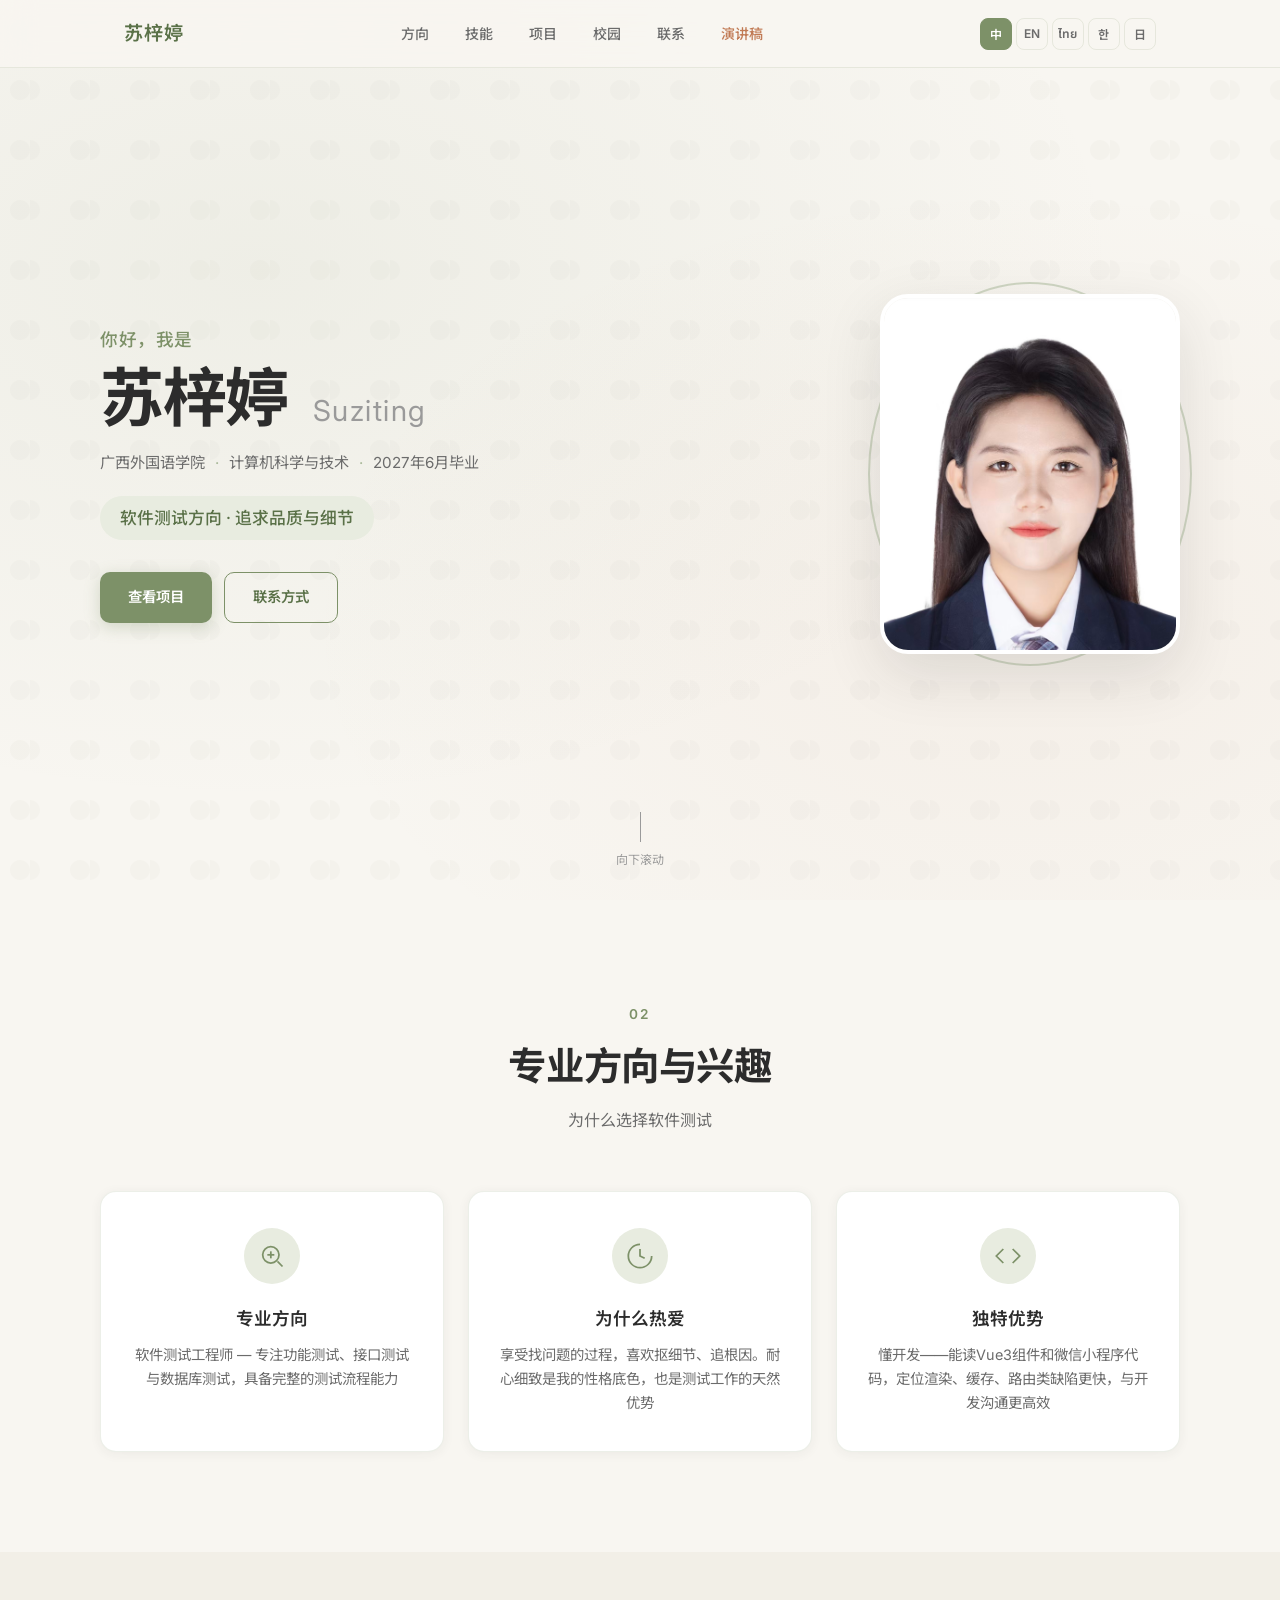
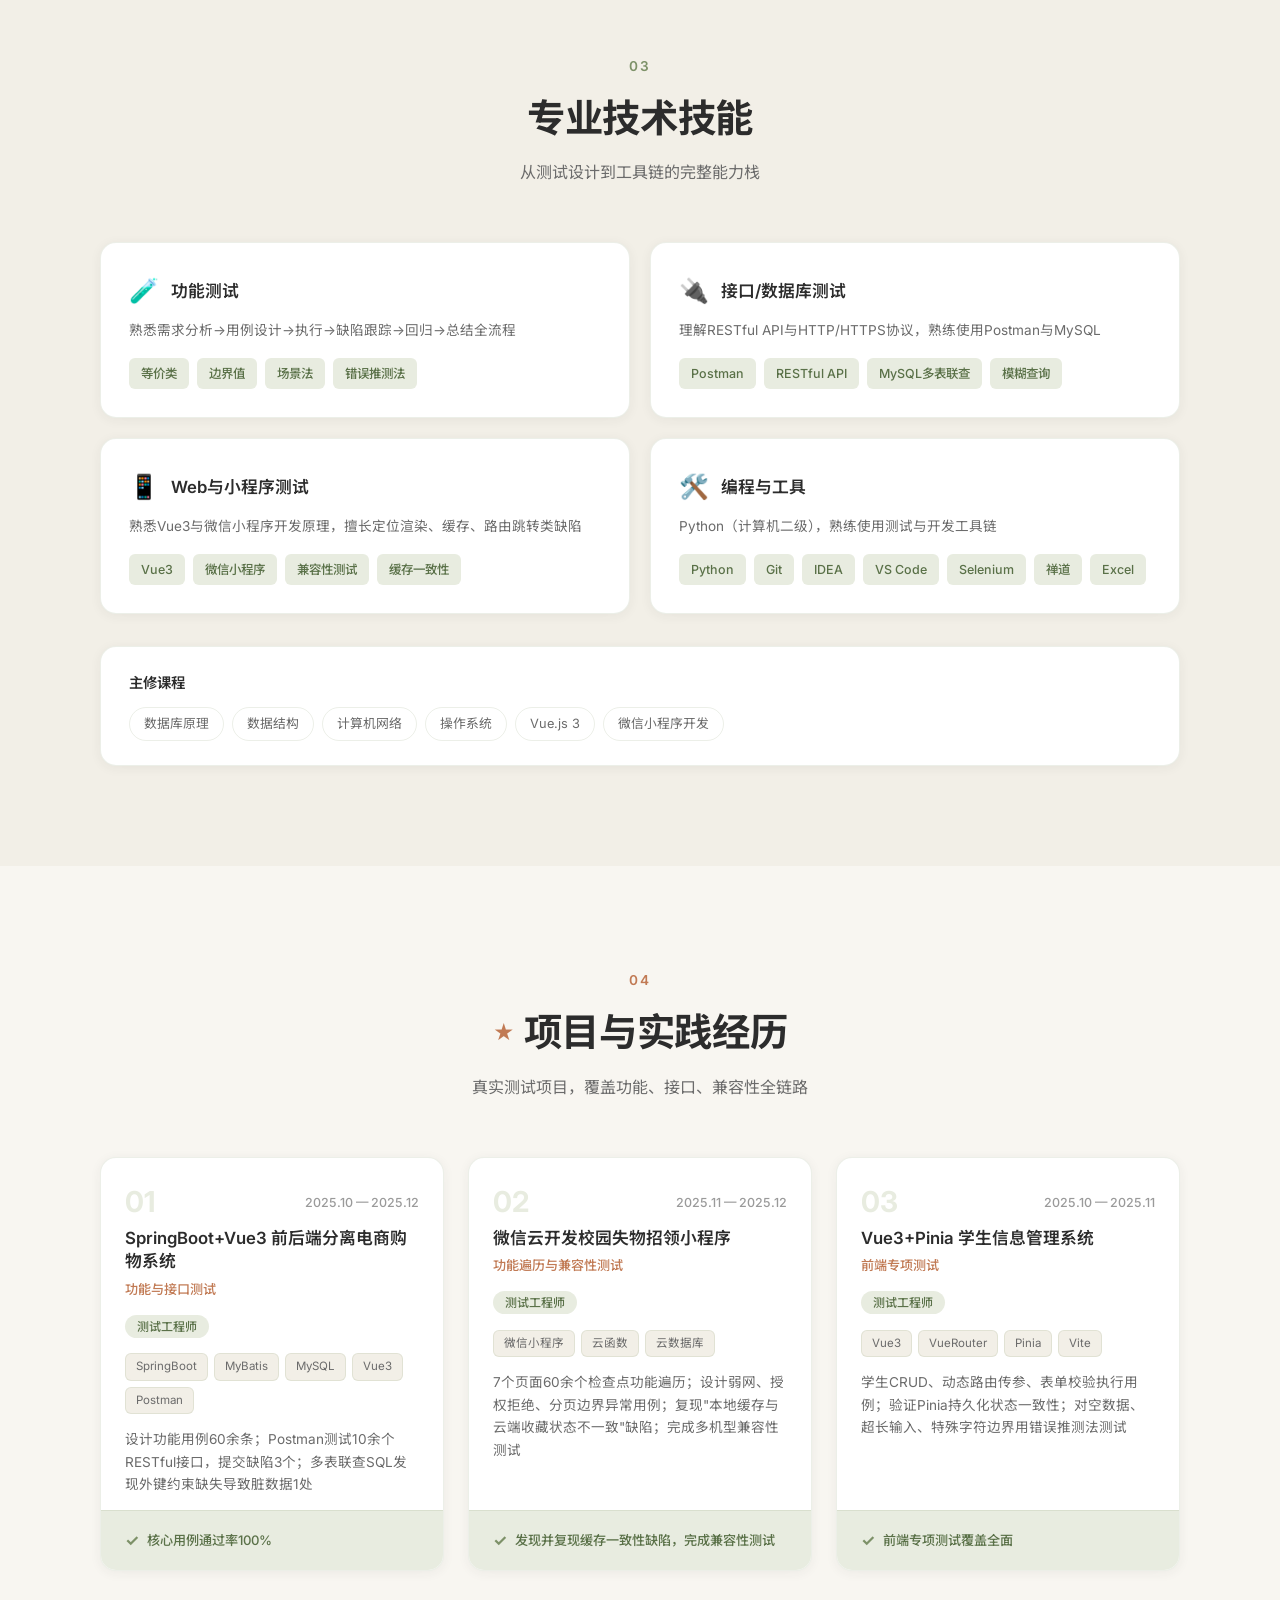
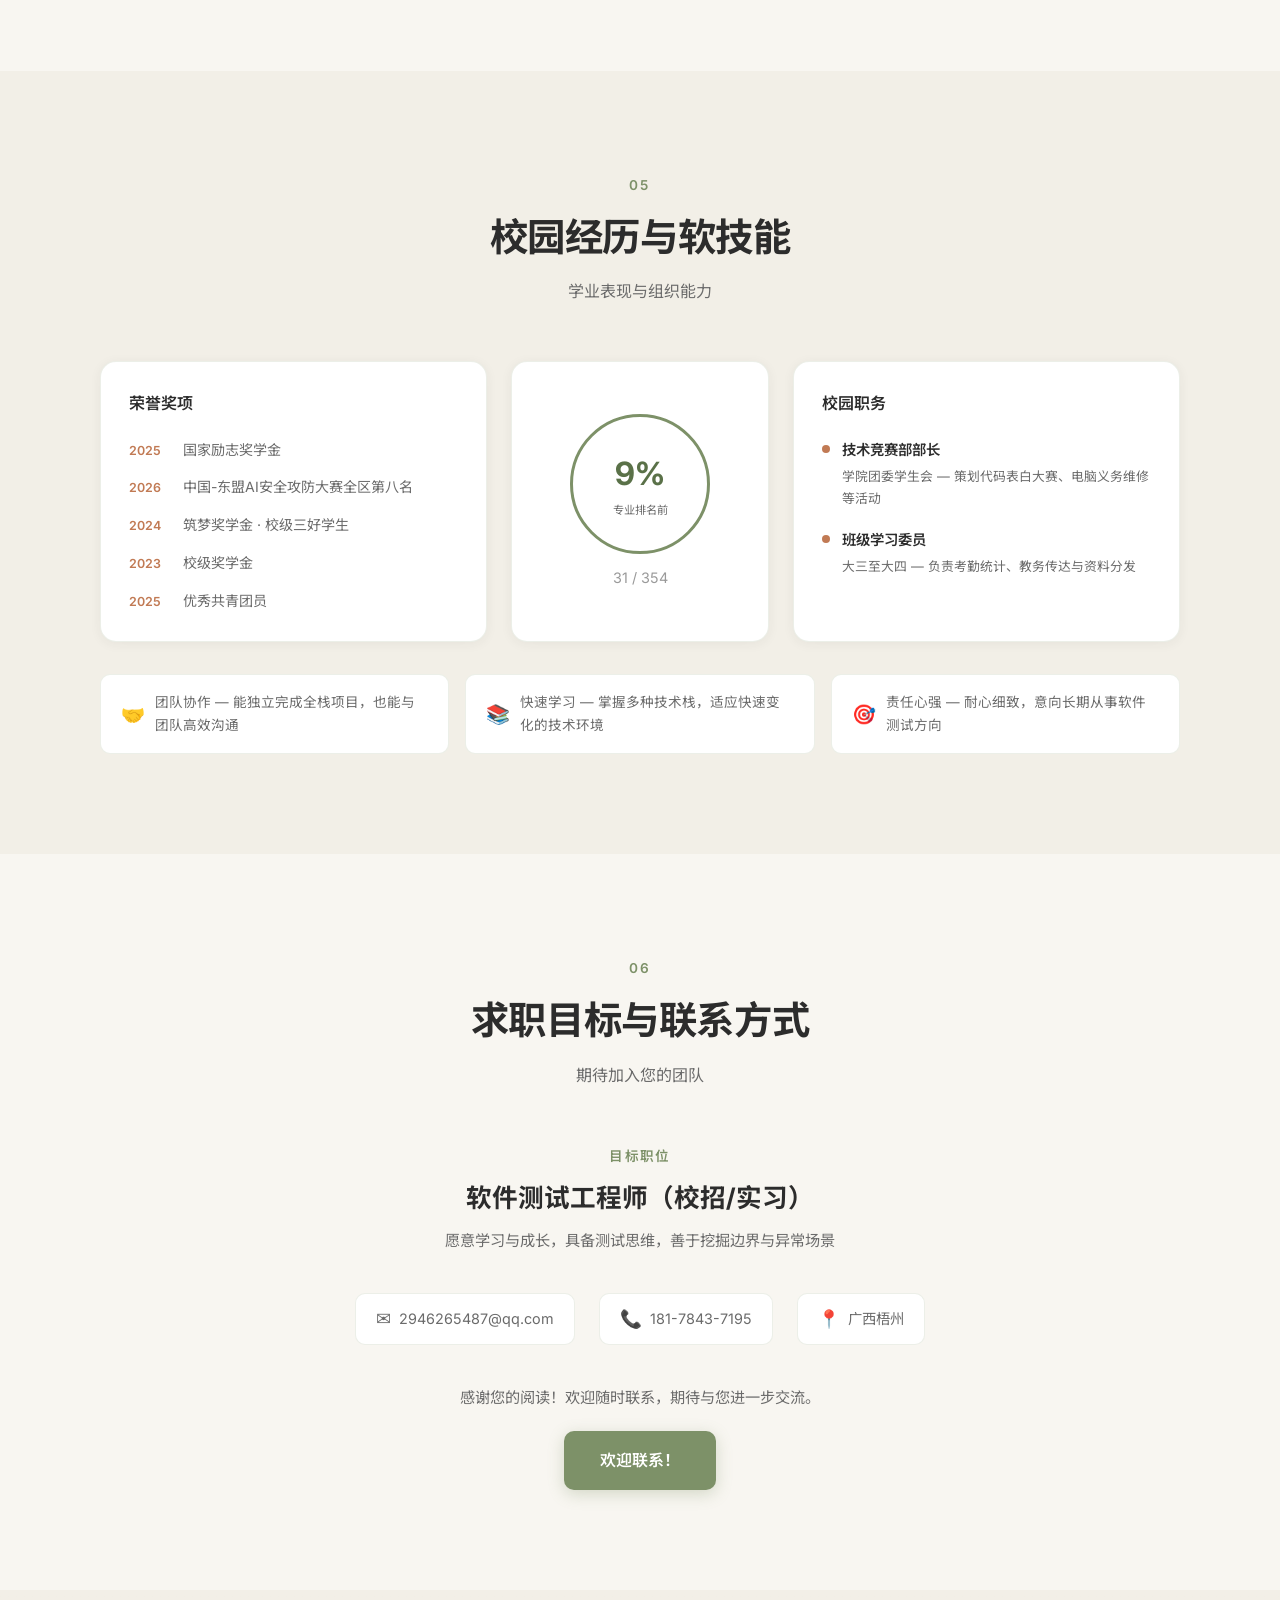
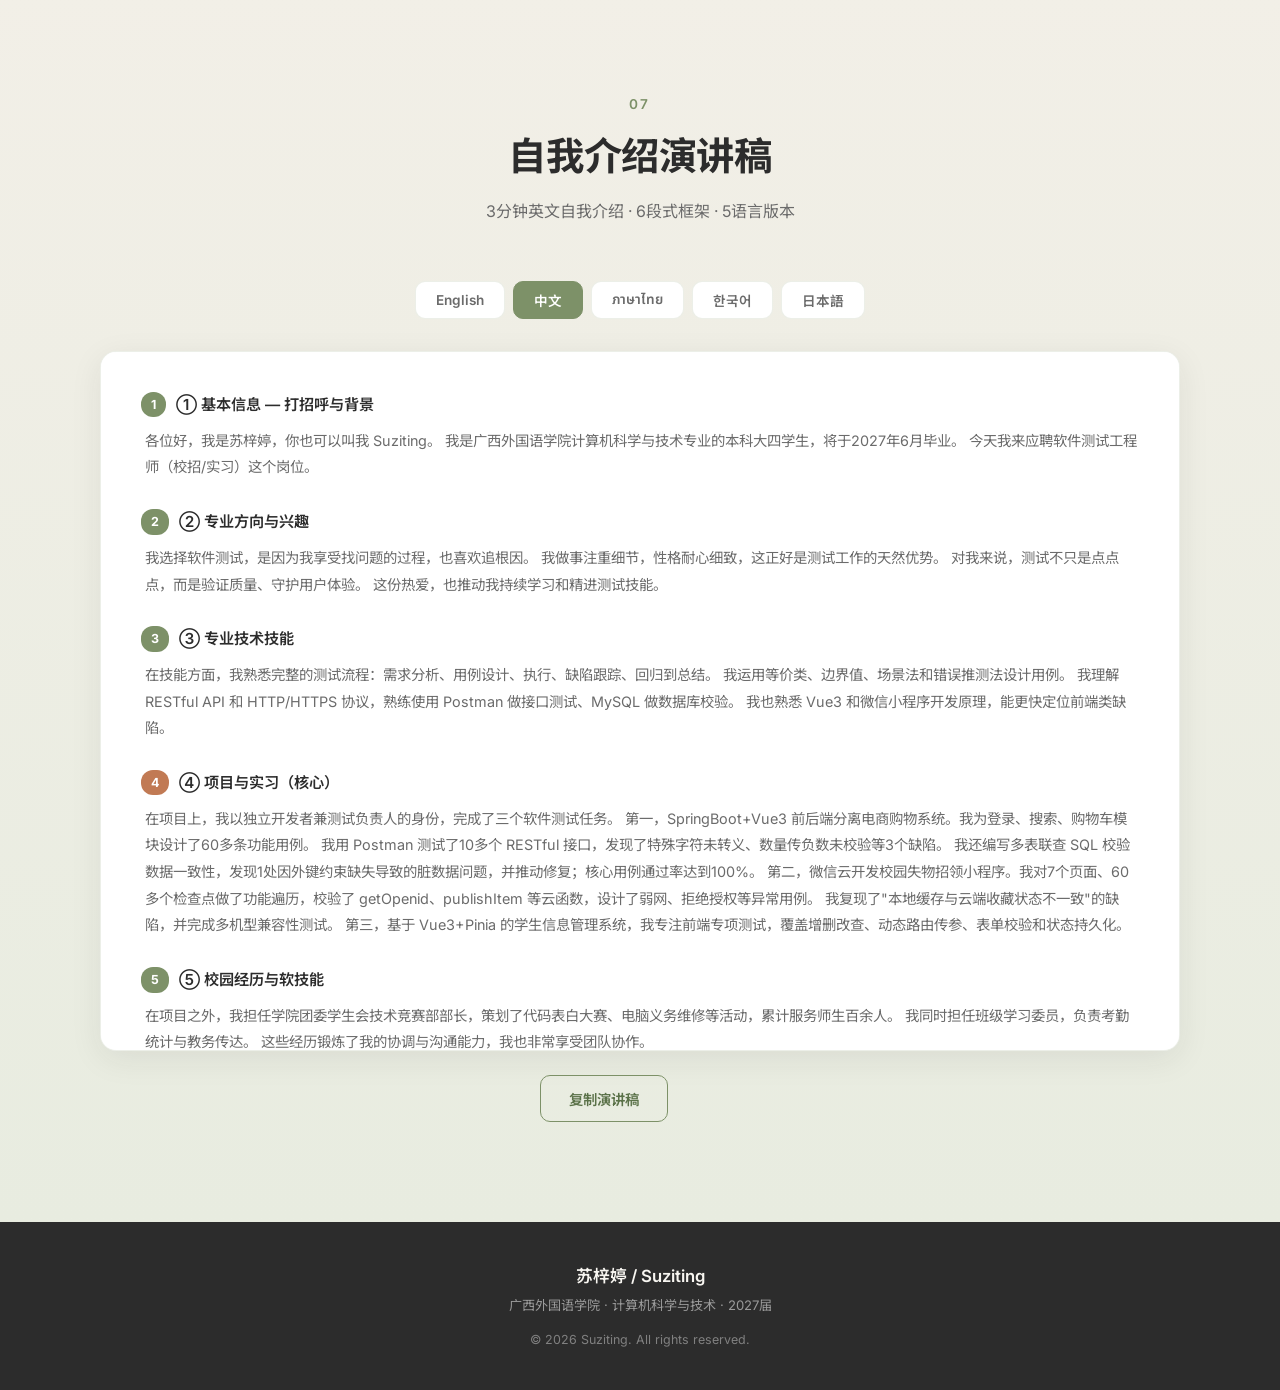
<file: index.html>
<!DOCTYPE html>
<html lang="zh">
<head>
    <meta charset="UTF-8">
    <meta name="viewport" content="width=device-width, initial-scale=1.0">
    <title>苏梓婷 / Suziting — 软件测试工程师</title>
    <meta name="description" content="苏梓婷个人简介 — 软件测试工程师方向，广西外国语学院计算机科学与技术专业">

    <!-- Google Fonts: Inter + Noto Sans for multi-language -->
    <link rel="preconnect" href="https://fonts.googleapis.com">
    <link rel="preconnect" href="https://fonts.gstatic.com" crossorigin>
    <link href="https://fonts.googleapis.com/css2?family=Inter:wght@300;400;500;600;700&family=Noto+Sans+SC:wght@300;400;500;700&family=Noto+Sans+Thai:wght@300;400;500;700&family=Noto+Sans+KR:wght@300;400;500;700&family=Noto+Sans+JP:wght@300;400;500;700&display=swap" rel="stylesheet">

    <link rel="stylesheet" href="style.css">
</head>
<body>

<!-- Scroll progress bar -->
<div class="scroll-progress" id="scrollProgress"></div>

<!-- ===== Navigation ===== -->
<nav class="navbar" id="navbar">
    <div class="nav-container">
        <a href="#hero" class="nav-logo" data-i18n="nav.logo">苏梓婷</a>
        <div class="nav-links" id="navLinks">
            <a href="#about" class="nav-link" data-i18n="nav.about">方向</a>
            <a href="#skills" class="nav-link" data-i18n="nav.skills">技能</a>
            <a href="#projects" class="nav-link" data-i18n="nav.projects">项目</a>
            <a href="#campus" class="nav-link" data-i18n="nav.campus">校园</a>
            <a href="#contact" class="nav-link" data-i18n="nav.contact">联系</a>
            <a href="#script" class="nav-link nav-link--accent" data-i18n="nav.script">演讲稿</a>
        </div>
        <div class="lang-switcher" id="langSwitcher">
            <button class="lang-btn active" data-lang="zh" title="中文">中</button>
            <button class="lang-btn" data-lang="en" title="English">EN</button>
            <button class="lang-btn" data-lang="th" title="ภาษาไทย">ไทย</button>
            <button class="lang-btn" data-lang="ko" title="한국어">한</button>
            <button class="lang-btn" data-lang="ja" title="日本語">日</button>
        </div>
        <button class="nav-toggle" id="navToggle" aria-label="Menu">
            <span></span><span></span><span></span>
        </button>
    </div>
</nav>

<!-- ===== ① Hero Section ===== -->
<section class="hero" id="hero">
    <div class="hero-bg-pattern"></div>
    <div class="hero-container">
        <div class="hero-text reveal">
            <p class="hero-greeting" data-i18n="hero.greeting">你好，我是</p>
            <h1 class="hero-name">苏梓婷 <span class="hero-name-en">Suziting</span></h1>
            <div class="hero-info">
                <p class="hero-info-item" data-i18n="hero.school">广西外国语学院</p>
                <span class="hero-info-dot">·</span>
                <p class="hero-info-item" data-i18n="hero.major">计算机科学与技术</p>
                <span class="hero-info-dot">·</span>
                <p class="hero-info-item" data-i18n="hero.graduation">2027年6月毕业</p>
            </div>
            <p class="hero-tagline" data-i18n="hero.tagline">软件测试方向 · 追求品质与细节</p>
            <div class="hero-cta">
                <a href="#projects" class="btn btn-primary" data-i18n="hero.ctaProjects">查看项目</a>
                <a href="#contact" class="btn btn-outline" data-i18n="hero.ctaContact">联系方式</a>
            </div>
        </div>
        <div class="hero-photo-wrap reveal">
            <div class="hero-photo-ring"></div>
            <div class="hero-photo-frame">
                <img src="assets/profile.jpg" alt="苏梓婷" class="hero-photo">
            </div>
        </div>
    </div>
    <div class="hero-scroll-hint">
        <span class="scroll-line"></span>
        <span data-i18n="hero.scroll">向下滚动</span>
    </div>
</section>

<!-- ===== ② Major & Interest ===== -->
<section class="section" id="about">
    <div class="section-container">
        <div class="section-header reveal">
            <span class="section-number">02</span>
            <h2 class="section-title" data-i18n="about.title">专业方向与兴趣</h2>
            <p class="section-subtitle" data-i18n="about.subtitle">为什么选择软件测试</p>
        </div>
        <div class="about-grid">
            <div class="about-card reveal">
                <div class="about-icon">
                    <svg viewBox="0 0 24 24" fill="none" stroke="currentColor" stroke-width="1.5">
                        <circle cx="11" cy="11" r="7"/><path d="m21 21-4.3-4.3"/><line x1="11" y1="8" x2="11" y2="14"/><line x1="8" y1="11" x2="14" y2="11"/>
                    </svg>
                </div>
                <h3 data-i18n="about.direction">专业方向</h3>
                <p data-i18n="about.directionText">软件测试工程师 — 专注功能测试、接口测试与数据库测试，具备完整的测试流程能力</p>
            </div>
            <div class="about-card reveal">
                <div class="about-icon">
                    <svg viewBox="0 0 24 24" fill="none" stroke="currentColor" stroke-width="1.5">
                        <path d="M12 2a10 10 0 1 0 10 10"/><path d="M12 6v6l4 2"/>
                    </svg>
                </div>
                <h3 data-i18n="about.why">为什么热爱</h3>
                <p data-i18n="about.whyText">享受找问题的过程，喜欢抠细节、追根因。耐心细致是我的性格底色，也是测试工作的天然优势</p>
            </div>
            <div class="about-card reveal">
                <div class="about-icon">
                    <svg viewBox="0 0 24 24" fill="none" stroke="currentColor" stroke-width="1.5">
                        <path d="M16 18l6-6-6-6"/><path d="M8 6l-6 6 6 6"/>
                    </svg>
                </div>
                <h3 data-i18n="about.advantage">独特优势</h3>
                <p data-i18n="about.advantageText">懂开发——能读Vue3组件和微信小程序代码，定位渲染、缓存、路由类缺陷更快，与开发沟通更高效</p>
            </div>
        </div>
    </div>
</section>

<!-- ===== ③ Tech Skills ===== -->
<section class="section section--alt" id="skills">
    <div class="section-container">
        <div class="section-header reveal">
            <span class="section-number">03</span>
            <h2 class="section-title" data-i18n="skills.title">专业技术技能</h2>
            <p class="section-subtitle" data-i18n="skills.subtitle">从测试设计到工具链的完整能力栈</p>
        </div>
        <div class="skills-grid">
            <div class="skill-card reveal">
                <div class="skill-card-header">
                    <span class="skill-icon">🧪</span>
                    <h3 data-i18n="skills.funcTest">功能测试</h3>
                </div>
                <p class="skill-desc" data-i18n="skills.funcTestDesc">熟悉需求分析→用例设计→执行→缺陷跟踪→回归→总结全流程</p>
                <div class="skill-tags">
                    <span class="tag">等价类</span>
                    <span class="tag">边界值</span>
                    <span class="tag">场景法</span>
                    <span class="tag">错误推测法</span>
                </div>
            </div>
            <div class="skill-card reveal">
                <div class="skill-card-header">
                    <span class="skill-icon">🔌</span>
                    <h3 data-i18n="skills.apiTest">接口/数据库测试</h3>
                </div>
                <p class="skill-desc" data-i18n="skills.apiTestDesc">理解RESTful API与HTTP/HTTPS协议，熟练使用Postman与MySQL</p>
                <div class="skill-tags">
                    <span class="tag">Postman</span>
                    <span class="tag">RESTful API</span>
                    <span class="tag">MySQL多表联查</span>
                    <span class="tag">模糊查询</span>
                </div>
            </div>
            <div class="skill-card reveal">
                <div class="skill-card-header">
                    <span class="skill-icon">📱</span>
                    <h3 data-i18n="skills.webTest">Web与小程序测试</h3>
                </div>
                <p class="skill-desc" data-i18n="skills.webTestDesc">熟悉Vue3与微信小程序开发原理，擅长定位渲染、缓存、路由跳转类缺陷</p>
                <div class="skill-tags">
                    <span class="tag">Vue3</span>
                    <span class="tag">微信小程序</span>
                    <span class="tag">兼容性测试</span>
                    <span class="tag">缓存一致性</span>
                </div>
            </div>
            <div class="skill-card reveal">
                <div class="skill-card-header">
                    <span class="skill-icon">🛠️</span>
                    <h3 data-i18n="skills.tools">编程与工具</h3>
                </div>
                <p class="skill-desc" data-i18n="skills.toolsDesc">Python（计算机二级），熟练使用测试与开发工具链</p>
                <div class="skill-tags">
                    <span class="tag">Python</span>
                    <span class="tag">Git</span>
                    <span class="tag">IDEA</span>
                    <span class="tag">VS Code</span>
                    <span class="tag">Selenium</span>
                    <span class="tag">禅道</span>
                    <span class="tag">Excel</span>
                </div>
            </div>
        </div>
        <div class="courses-bar reveal">
            <h4 data-i18n="skills.courses">主修课程</h4>
            <div class="course-tags">
                <span class="course-tag" data-i18n="skills.course1">数据库原理</span>
                <span class="course-tag" data-i18n="skills.course2">数据结构</span>
                <span class="course-tag" data-i18n="skills.course3">计算机网络</span>
                <span class="course-tag" data-i18n="skills.course4">操作系统</span>
                <span class="course-tag" data-i18n="skills.course5">Vue.js 3</span>
                <span class="course-tag" data-i18n="skills.course6">微信小程序开发</span>
            </div>
        </div>
    </div>
</section>

<!-- ===== ④ Projects (★ Core) ===== -->
<section class="section" id="projects">
    <div class="section-container">
        <div class="section-header reveal">
            <span class="section-number section-number--accent">04</span>
            <div class="section-title-row">
                <span class="star-badge">★</span>
                <h2 class="section-title" data-i18n="projects.title">项目与实践经历</h2>
            </div>
            <p class="section-subtitle" data-i18n="projects.subtitle">真实测试项目，覆盖功能、接口、兼容性全链路</p>
        </div>

        <div class="projects-grid">
            <!-- Project 1 -->
            <div class="project-card reveal">
                <div class="project-card-top">
                    <span class="project-number">01</span>
                    <span class="project-date" data-i18n="projects.p1.date">2025.10 — 2025.12</span>
                </div>
                <h3 class="project-title" data-i18n="projects.p1.title">SpringBoot+Vue3 前后端分离电商购物系统</h3>
                <div class="project-subtitle" data-i18n="projects.p1.subtitle">功能与接口测试</div>
                <div class="project-role">
                    <span class="role-badge" data-i18n="projects.p1.role">测试工程师</span>
                </div>
                <div class="project-tech">
                    <span class="tech-tag">SpringBoot</span>
                    <span class="tech-tag">MyBatis</span>
                    <span class="tech-tag">MySQL</span>
                    <span class="tech-tag">Vue3</span>
                    <span class="tech-tag">Postman</span>
                </div>
                <p class="project-desc" data-i18n="projects.p1.desc">设计功能用例60余条；Postman测试10余个RESTful接口，提交缺陷3个；多表联查SQL发现外键约束缺失导致脏数据1处</p>
                <div class="project-achievement">
                    <span class="achievement-icon">✓</span>
                    <span data-i18n="projects.p1.achievement">核心用例通过率100%</span>
                </div>
            </div>

            <!-- Project 2 -->
            <div class="project-card reveal">
                <div class="project-card-top">
                    <span class="project-number">02</span>
                    <span class="project-date" data-i18n="projects.p2.date">2025.11 — 2025.12</span>
                </div>
                <h3 class="project-title" data-i18n="projects.p2.title">微信云开发校园失物招领小程序</h3>
                <div class="project-subtitle" data-i18n="projects.p2.subtitle">功能遍历与兼容性测试</div>
                <div class="project-role">
                    <span class="role-badge" data-i18n="projects.p2.role">测试工程师</span>
                </div>
                <div class="project-tech">
                    <span class="tech-tag">微信小程序</span>
                    <span class="tech-tag">云函数</span>
                    <span class="tech-tag">云数据库</span>
                </div>
                <p class="project-desc" data-i18n="projects.p2.desc">7个页面60余个检查点功能遍历；设计弱网、授权拒绝、分页边界异常用例；复现"本地缓存与云端收藏状态不一致"缺陷；完成多机型兼容性测试</p>
                <div class="project-achievement">
                    <span class="achievement-icon">✓</span>
                    <span data-i18n="projects.p2.achievement">发现并复现缓存一致性缺陷，完成兼容性测试</span>
                </div>
            </div>

            <!-- Project 3 -->
            <div class="project-card reveal">
                <div class="project-card-top">
                    <span class="project-number">03</span>
                    <span class="project-date" data-i18n="projects.p3.date">2025.10 — 2025.11</span>
                </div>
                <h3 class="project-title" data-i18n="projects.p3.title">Vue3+Pinia 学生信息管理系统</h3>
                <div class="project-subtitle" data-i18n="projects.p3.subtitle">前端专项测试</div>
                <div class="project-role">
                    <span class="role-badge" data-i18n="projects.p3.role">测试工程师</span>
                </div>
                <div class="project-tech">
                    <span class="tech-tag">Vue3</span>
                    <span class="tech-tag">VueRouter</span>
                    <span class="tech-tag">Pinia</span>
                    <span class="tech-tag">Vite</span>
                </div>
                <p class="project-desc" data-i18n="projects.p3.desc">学生CRUD、动态路由传参、表单校验执行用例；验证Pinia持久化状态一致性；对空数据、超长输入、特殊字符边界用错误推测法测试</p>
                <div class="project-achievement">
                    <span class="achievement-icon">✓</span>
                    <span data-i18n="projects.p3.achievement">前端专项测试覆盖全面</span>
                </div>
            </div>
        </div>
    </div>
</section>

<!-- ===== ⑤ Campus & Soft Skills ===== -->
<section class="section section--alt" id="campus">
    <div class="section-container">
        <div class="section-header reveal">
            <span class="section-number">05</span>
            <h2 class="section-title" data-i18n="campus.title">校园经历与软技能</h2>
            <p class="section-subtitle" data-i18n="campus.subtitle">学业表现与组织能力</p>
        </div>

        <div class="campus-grid">
            <!-- Rankings & Awards -->
            <div class="campus-card reveal">
                <h3 class="campus-card-title" data-i18n="campus.awardsTitle">荣誉奖项</h3>
                <div class="award-list">
                    <div class="award-item">
                        <span class="award-year">2025</span>
                        <span data-i18n="campus.award1">国家励志奖学金</span>
                    </div>
                    <div class="award-item">
                        <span class="award-year">2026</span>
                        <span data-i18n="campus.award2">中国-东盟AI安全攻防大赛全区第八名</span>
                    </div>
                    <div class="award-item">
                        <span class="award-year">2024</span>
                        <span data-i18n="campus.award3">筑梦奖学金 · 校级三好学生</span>
                    </div>
                    <div class="award-item">
                        <span class="award-year">2023</span>
                        <span data-i18n="campus.award4">校级奖学金</span>
                    </div>
                    <div class="award-item">
                        <span class="award-year">2025</span>
                        <span data-i18n="campus.award5">优秀共青团员</span>
                    </div>
                </div>
            </div>

            <!-- Ranking highlight -->
            <div class="campus-highlight reveal">
                <div class="ranking-circle">
                    <span class="ranking-number">9%</span>
                    <span class="ranking-label" data-i18n="campus.rankingLabel">专业排名前</span>
                </div>
                <p class="ranking-detail" data-i18n="campus.rankingDetail">31 / 354</p>
            </div>

            <!-- Campus roles -->
            <div class="campus-card reveal">
                <h3 class="campus-card-title" data-i18n="campus.rolesTitle">校园职务</h3>
                <div class="role-list">
                    <div class="role-item">
                        <div class="role-dot"></div>
                        <div>
                            <p class="role-name" data-i18n="campus.role1">技术竞赛部部长</p>
                            <p class="role-detail" data-i18n="campus.role1Desc">学院团委学生会 — 策划代码表白大赛、电脑义务维修等活动</p>
                        </div>
                    </div>
                    <div class="role-item">
                        <div class="role-dot"></div>
                        <div>
                            <p class="role-name" data-i18n="campus.role2">班级学习委员</p>
                            <p class="role-detail" data-i18n="campus.role2Desc">大三至大四 — 负责考勤统计、教务传达与资料分发</p>
                        </div>
                    </div>
                </div>
            </div>
        </div>

        <div class="soft-skills-bar reveal">
            <div class="soft-skill">
                <span class="soft-skill-icon">🤝</span>
                <span data-i18n="campus.softSkill1">团队协作 — 能独立完成全栈项目，也能与团队高效沟通</span>
            </div>
            <div class="soft-skill">
                <span class="soft-skill-icon">📚</span>
                <span data-i18n="campus.softSkill2">快速学习 — 掌握多种技术栈，适应快速变化的技术环境</span>
            </div>
            <div class="soft-skill">
                <span class="soft-skill-icon">🎯</span>
                <span data-i18n="campus.softSkill3">责任心强 — 耐心细致，意向长期从事软件测试方向</span>
            </div>
        </div>
    </div>
</section>

<!-- ===== ⑥ Goal & Closing ===== -->
<section class="section" id="contact">
    <div class="section-container">
        <div class="section-header reveal">
            <span class="section-number">06</span>
            <h2 class="section-title" data-i18n="contact.title">求职目标与联系方式</h2>
            <p class="section-subtitle" data-i18n="contact.subtitle">期待加入您的团队</p>
        </div>

        <div class="contact-content reveal">
            <div class="contact-goal">
                <h3 data-i18n="contact.target">目标职位</h3>
                <p class="contact-position" data-i18n="contact.position">软件测试工程师（校招/实习）</p>
                <p class="contact-willingness" data-i18n="contact.willingness">愿意学习与成长，具备测试思维，善于挖掘边界与异常场景</p>
            </div>

            <div class="contact-info">
                <a href="mailto:2946265487@qq.com" class="contact-item">
                    <!-- NOTE: Replace email below with your real email if needed -->
                    <span class="contact-icon">✉</span>
                    <span>2946265487@qq.com</span>
                </a>
                <a href="tel:18178437195" class="contact-item">
                    <span class="contact-icon">📞</span>
                    <span>181-7843-7195</span>
                </a>
                <div class="contact-item contact-item--text">
                    <span class="contact-icon">📍</span>
                    <span data-i18n="contact.location">广西梧州</span>
                </div>
            </div>

            <div class="contact-cta">
                <p class="cta-text" data-i18n="contact.ctaText">感谢您的阅读！欢迎随时联系，期待与您进一步交流。</p>
                <a href="mailto:2946265487@qq.com" class="btn btn-primary btn-lg" data-i18n="contact.ctaBtn">欢迎联系！</a>
            </div>
        </div>
    </div>
</section>

<!-- ===== ⑦ Self-Introduction Script ===== -->
<section class="section section--script" id="script">
    <div class="section-container">
        <div class="section-header reveal">
            <span class="section-number">07</span>
            <h2 class="section-title" data-i18n="script.title">自我介绍演讲稿</h2>
            <p class="section-subtitle" data-i18n="script.subtitle">3分钟英文自我介绍 · 6段式框架 · 5语言版本</p>
        </div>

        <div class="script-tabs reveal" id="scriptTabs">
            <button class="script-tab active" data-script-lang="en">English</button>
            <button class="script-tab" data-script-lang="zh">中文</button>
            <button class="script-tab" data-script-lang="th">ภาษาไทย</button>
            <button class="script-tab" data-script-lang="ko">한국어</button>
            <button class="script-tab" data-script-lang="ja">日本語</button>
        </div>

        <div class="script-content reveal" id="scriptContent">
            <!-- Script content injected by JS -->
        </div>

        <div class="script-actions reveal">
            <button class="btn btn-outline" id="copyScriptBtn" data-i18n="script.copyBtn">复制演讲稿</button>
            <span class="copy-feedback" id="copyFeedback" data-i18n="script.copied">已复制！</span>
        </div>
    </div>
</section>

<!-- ===== Footer ===== -->
<footer class="footer">
    <div class="footer-container">
        <p class="footer-name">苏梓婷 / Suziting</p>
        <p class="footer-info" data-i18n="footer.info">广西外国语学院 · 计算机科学与技术 · 2027届</p>
        <p class="footer-copy">© 2026 Suziting. All rights reserved.</p>
    </div>
</footer>

<script src="script.js"></script>
</body>
</html>
</file>
<file: style.css>
/* ===== Reset & Base ===== */
*, *::before, *::after { box-sizing: border-box; margin: 0; padding: 0; }

:root {
    --sage: #7d9168;
    --sage-dark: #5a7148;
    --sage-light: #a8b898;
    --sage-bg: #e8ece0;
    --cream: #f8f6f1;
    --cream-dark: #f2efe7;
    --charcoal: #2c2c2c;
    --gray: #6b6b6b;
    --gray-light: #9a9a9a;
    --terracotta: #c17a54;
    --terracotta-light: #d4a389;
    --white: #ffffff;
    --border: rgba(125, 145, 104, 0.15);
    --shadow-sm: 0 2px 12px rgba(44, 44, 44, 0.06);
    --shadow-md: 0 8px 32px rgba(44, 44, 44, 0.08);
    --shadow-lg: 0 20px 60px rgba(44, 44, 44, 0.12);
    --radius: 16px;
    --radius-sm: 10px;
    --radius-lg: 28px;
    --max-width: 1080px;
    --nav-height: 68px;
    --transition: 0.4s cubic-bezier(0.22, 0.61, 0.36, 1);
}

html { scroll-behavior: smooth; scroll-padding-top: var(--nav-height); }

body {
    font-family: 'Inter', 'Noto Sans SC', 'Noto Sans Thai', 'Noto Sans KR', 'Noto Sans JP', sans-serif;
    background: var(--cream);
    color: var(--charcoal);
    line-height: 1.7;
    overflow-x: hidden;
    -webkit-font-smoothing: antialiased;
}

a { color: inherit; text-decoration: none; }
img { max-width: 100%; display: block; }

/* ===== Scroll Progress ===== */
.scroll-progress {
    position: fixed; top: 0; left: 0; height: 3px; width: 0%;
    background: linear-gradient(90deg, var(--sage), var(--terracotta));
    z-index: 1000; transition: width 0.1s linear;
}

/* ===== Navigation ===== */
.navbar {
    position: fixed; top: 0; left: 0; right: 0; z-index: 100;
    height: var(--nav-height);
    background: rgba(248, 246, 241, 0.85);
    backdrop-filter: blur(16px); -webkit-backdrop-filter: blur(16px);
    border-bottom: 1px solid var(--border);
    transition: var(--transition);
}
.navbar.scrolled { box-shadow: var(--shadow-sm); }

.nav-container {
    max-width: var(--max-width); height: 100%;
    margin: 0 auto; padding: 0 24px;
    display: flex; align-items: center; justify-content: space-between; gap: 16px;
}

.nav-logo {
    font-size: 1.2rem; font-weight: 600; color: var(--sage-dark);
    letter-spacing: 0.05em; flex-shrink: 0;
}

.nav-links { display: flex; gap: 8px; align-items: center; }
.nav-link {
    font-size: 0.875rem; font-weight: 500; color: var(--gray);
    padding: 6px 14px; border-radius: 20px; transition: var(--transition);
    white-space: nowrap;
}
.nav-link:hover { color: var(--sage-dark); background: var(--sage-bg); }
.nav-link--accent { color: var(--terracotta); }
.nav-link--accent:hover { background: rgba(193, 122, 84, 0.1); color: var(--terracotta); }

.lang-switcher { display: flex; gap: 4px; align-items: center; }
.lang-btn {
    min-width: 32px; height: 32px; border: 1px solid var(--border);
    background: transparent; border-radius: 8px; cursor: pointer;
    font-size: 0.75rem; font-weight: 600; color: var(--gray);
    transition: var(--transition); font-family: inherit;
    display: flex; align-items: center; justify-content: center;
}
.lang-btn:hover { border-color: var(--sage); color: var(--sage-dark); }
.lang-btn.active { background: var(--sage); color: var(--white); border-color: var(--sage); }

.nav-toggle { display: none; flex-direction: column; gap: 5px; cursor: pointer; background: none; border: none; padding: 4px; }
.nav-toggle span { width: 22px; height: 2px; background: var(--charcoal); border-radius: 2px; transition: var(--transition); }
.nav-toggle.open span:nth-child(1) { transform: rotate(45deg) translate(5px, 5px); }
.nav-toggle.open span:nth-child(2) { opacity: 0; }
.nav-toggle.open span:nth-child(3) { transform: rotate(-45deg) translate(5px, -5px); }

/* ===== Hero ===== */
.hero {
    min-height: 100vh; display: flex; align-items: center; justify-content: center;
    position: relative; overflow: hidden; padding: calc(var(--nav-height) + 40px) 24px 60px;
}
.hero-bg-pattern {
    position: absolute; inset: 0; z-index: 0;
    background:
        radial-gradient(ellipse at 20% 30%, rgba(125, 145, 104, 0.08), transparent 60%),
        radial-gradient(ellipse at 80% 70%, rgba(193, 122, 84, 0.06), transparent 50%);
}
.hero-bg-pattern::before {
    content: ''; position: absolute; inset: 0;
    background-image: url("data:image/svg+xml,%3Csvg width='60' height='60' viewBox='0 0 60 60' xmlns='http://www.w3.org/2000/svg'%3E%3Cg fill='none' fill-rule='evenodd'%3E%3Cg fill='%237d9168' fill-opacity='0.03'%3E%3Cpath d='M30 30c0-5.5-4.5-10-10-10s-10 4.5-10 10 4.5 10 10 10 10-4.5 10-10zm10 0c0-5.5-4.5-10-10-10v20c5.5 0 10-4.5 10-10z'/%3E%3C/g%3E%3C/g%3E%3C/svg%3E");
}
.hero-container { position: relative; z-index: 1; max-width: var(--max-width); width: 100%; display: flex; align-items: center; gap: 60px; }

.hero-text { flex: 1; }
.hero-greeting { font-size: 1.1rem; color: var(--sage); font-weight: 500; margin-bottom: 8px; letter-spacing: 0.03em; }
.hero-name { font-size: clamp(2.5rem, 6vw, 4rem); font-weight: 700; line-height: 1.1; color: var(--charcoal); letter-spacing: -0.02em; }
.hero-name-en { font-size: 0.45em; font-weight: 400; color: var(--gray-light); margin-left: 12px; letter-spacing: 0.05em; }

.hero-info { display: flex; flex-wrap: wrap; align-items: center; gap: 10px; margin-top: 16px; font-size: 0.95rem; color: var(--gray); }
.hero-info-dot { color: var(--sage-light); }

.hero-tagline {
    margin-top: 20px; font-size: 1.05rem; color: var(--sage-dark); font-weight: 500;
    padding: 8px 20px; background: var(--sage-bg); border-radius: 24px; display: inline-block;
}

.hero-cta { margin-top: 32px; display: flex; gap: 12px; }

/* Photo */
.hero-photo-wrap { flex-shrink: 0; position: relative; }
.hero-photo-ring {
    position: absolute; inset: -12px; border-radius: 50%;
    border: 2px solid var(--sage-light); opacity: 0.5;
    animation: pulse-ring 3s ease-in-out infinite;
}
@keyframes pulse-ring {
    0%, 100% { transform: scale(1); opacity: 0.5; }
    50% { transform: scale(1.05); opacity: 0.3; }
}
.hero-photo-frame {
    width: 300px; height: 360px; border-radius: var(--radius-lg);
    overflow: hidden; box-shadow: var(--shadow-lg);
    border: 4px solid var(--white); position: relative;
    background: var(--cream-dark);
}
.hero-photo { width: 100%; height: 100%; object-fit: cover; object-position: center top; }

.hero-scroll-hint {
    position: absolute; bottom: 30px; left: 50%; transform: translateX(-50%);
    display: flex; flex-direction: column; align-items: center; gap: 8px;
    font-size: 0.75rem; color: var(--gray-light); z-index: 1;
}
.scroll-line { width: 1px; height: 30px; background: var(--gray-light); animation: scroll-bounce 2s ease-in-out infinite; }
@keyframes scroll-bounce {
    0%, 100% { transform: scaleY(1); opacity: 0.5; }
    50% { transform: scaleY(1.3); opacity: 1; }
}

/* ===== Buttons ===== */
.btn {
    display: inline-flex; align-items: center; justify-content: center;
    padding: 12px 28px; border-radius: 10px; font-size: 0.9rem; font-weight: 600;
    cursor: pointer; transition: var(--transition); border: none; font-family: inherit;
}
.btn-primary { background: var(--sage); color: var(--white); box-shadow: 0 4px 16px rgba(125, 145, 104, 0.3); }
.btn-primary:hover { background: var(--sage-dark); transform: translateY(-2px); box-shadow: 0 6px 24px rgba(125, 145, 104, 0.4); }
.btn-outline { background: transparent; color: var(--sage-dark); border: 1.5px solid var(--sage); }
.btn-outline:hover { background: var(--sage-bg); transform: translateY(-2px); }
.btn-lg { padding: 16px 36px; font-size: 1rem; }

/* ===== Sections ===== */
.section { padding: 100px 24px; position: relative; }
.section--alt { background: var(--cream-dark); }
.section--script { background: linear-gradient(180deg, var(--cream-dark), var(--sage-bg)); }
.section-container { max-width: var(--max-width); margin: 0 auto; }

.section-header { text-align: center; margin-bottom: 56px; }
.section-number {
    display: inline-block; font-size: 0.85rem; font-weight: 600; color: var(--sage);
    letter-spacing: 0.15em; margin-bottom: 8px; text-transform: uppercase;
}
.section-number--accent { color: var(--terracotta); }
.section-title { font-size: clamp(1.6rem, 3.5vw, 2.4rem); font-weight: 700; color: var(--charcoal); letter-spacing: -0.01em; }
.section-subtitle { font-size: 1rem; color: var(--gray); margin-top: 8px; }

.section-title-row { display: flex; align-items: center; justify-content: center; gap: 10px; }
.star-badge { color: var(--terracotta); font-size: 1.3em; }

/* ===== About Section ===== */
.about-grid { display: grid; grid-template-columns: repeat(3, 1fr); gap: 24px; }
.about-card {
    background: var(--white); padding: 36px 28px; border-radius: var(--radius);
    box-shadow: var(--shadow-sm); border: 1px solid var(--border); text-align: center;
    transition: var(--transition);
}
.about-card:hover { box-shadow: var(--shadow-md); transform: translateY(-4px); border-color: var(--sage-light); }
.about-icon { width: 56px; height: 56px; margin: 0 auto 20px; color: var(--sage); display: flex; align-items: center; justify-content: center; background: var(--sage-bg); border-radius: 50%; }
.about-icon svg { width: 28px; height: 28px; }
.about-card h3 { font-size: 1.1rem; font-weight: 600; color: var(--charcoal); margin-bottom: 10px; }
.about-card p { font-size: 0.9rem; color: var(--gray); line-height: 1.65; }

/* ===== Skills Section ===== */
.skills-grid { display: grid; grid-template-columns: repeat(2, 1fr); gap: 20px; }
.skill-card {
    background: var(--white); padding: 28px; border-radius: var(--radius);
    box-shadow: var(--shadow-sm); border: 1px solid var(--border); transition: var(--transition);
}
.skill-card:hover { box-shadow: var(--shadow-md); transform: translateY(-3px); }
.skill-card-header { display: flex; align-items: center; gap: 12px; margin-bottom: 8px; }
.skill-icon { font-size: 1.5rem; }
.skill-card-header h3 { font-size: 1.05rem; font-weight: 600; color: var(--charcoal); }
.skill-desc { font-size: 0.85rem; color: var(--gray); margin-bottom: 16px; line-height: 1.6; }
.skill-tags { display: flex; flex-wrap: wrap; gap: 8px; }
.tag {
    font-size: 0.78rem; padding: 5px 12px; border-radius: 6px;
    background: var(--sage-bg); color: var(--sage-dark); font-weight: 500;
    transition: var(--transition);
}
.tag:hover { background: var(--sage); color: var(--white); }

.courses-bar { margin-top: 32px; padding: 24px 28px; background: var(--white); border-radius: var(--radius); border: 1px solid var(--border); box-shadow: var(--shadow-sm); }
.courses-bar h4 { font-size: 0.9rem; font-weight: 600; color: var(--charcoal); margin-bottom: 12px; }
.course-tags { display: flex; flex-wrap: wrap; gap: 8px; }
.course-tag { font-size: 0.8rem; padding: 5px 14px; border-radius: 20px; border: 1px solid var(--border); color: var(--gray); }

/* ===== Projects Section ===== */
.projects-grid { display: grid; grid-template-columns: repeat(3, 1fr); gap: 24px; }
.project-card {
    background: var(--white); border-radius: var(--radius); overflow: hidden;
    box-shadow: var(--shadow-sm); border: 1px solid var(--border);
    transition: var(--transition); display: flex; flex-direction: column;
}
.project-card:hover { box-shadow: var(--shadow-lg); transform: translateY(-6px); border-color: var(--sage-light); }

.project-card-top { display: flex; justify-content: space-between; align-items: center; padding: 20px 24px 0; }
.project-number { font-size: 1.8rem; font-weight: 700; color: var(--sage-bg); }
.project-date { font-size: 0.78rem; color: var(--gray-light); font-weight: 500; }

.project-title { font-size: 1.05rem; font-weight: 600; color: var(--charcoal); padding: 0 24px; line-height: 1.4; }
.project-subtitle { font-size: 0.82rem; color: var(--terracotta); font-weight: 500; padding: 4px 24px 0; }

.project-role { padding: 12px 24px 0; }
.role-badge { font-size: 0.75rem; padding: 4px 12px; border-radius: 20px; background: var(--sage-bg); color: var(--sage-dark); font-weight: 500; }

.project-tech { display: flex; flex-wrap: wrap; gap: 6px; padding: 14px 24px 0; }
.tech-tag { font-size: 0.72rem; padding: 3px 10px; border-radius: 6px; background: var(--cream-dark); color: var(--gray); border: 1px solid var(--border); }

.project-desc { font-size: 0.85rem; color: var(--gray); line-height: 1.65; padding: 14px 24px; flex: 1; }

.project-achievement { display: flex; align-items: center; gap: 8px; padding: 16px 24px; margin: 0; border-top: 1px solid var(--border); background: var(--sage-bg); }
.achievement-icon { color: var(--sage); font-weight: 700; }
.project-achievement span:last-child { font-size: 0.82rem; color: var(--sage-dark); font-weight: 500; }

/* ===== Campus Section ===== */
.campus-grid { display: grid; grid-template-columns: 1.2fr 0.8fr 1.2fr; gap: 24px; align-items: stretch; }
.campus-card { background: var(--white); padding: 28px; border-radius: var(--radius); box-shadow: var(--shadow-sm); border: 1px solid var(--border); }
.campus-card-title { font-size: 1rem; font-weight: 600; color: var(--charcoal); margin-bottom: 20px; }

.award-list { display: flex; flex-direction: column; gap: 14px; }
.award-item { display: flex; align-items: baseline; gap: 12px; }
.award-year { font-size: 0.78rem; font-weight: 600; color: var(--terracotta); min-width: 42px; }
.award-item span:last-child { font-size: 0.88rem; color: var(--gray); }

.campus-highlight { display: flex; flex-direction: column; align-items: center; justify-content: center; background: var(--white); border-radius: var(--radius); box-shadow: var(--shadow-sm); border: 1px solid var(--border); }
.ranking-circle { width: 140px; height: 140px; border-radius: 50%; border: 3px solid var(--sage); display: flex; flex-direction: column; align-items: center; justify-content: center; margin-bottom: 12px; }
.ranking-number { font-size: 2rem; font-weight: 700; color: var(--sage-dark); }
.ranking-label { font-size: 0.7rem; color: var(--gray); }
.ranking-detail { font-size: 0.9rem; color: var(--gray-light); }

.role-list { display: flex; flex-direction: column; gap: 18px; }
.role-item { display: flex; gap: 12px; }
.role-dot { width: 8px; height: 8px; border-radius: 50%; background: var(--terracotta); margin-top: 7px; flex-shrink: 0; }
.role-name { font-size: 0.9rem; font-weight: 600; color: var(--charcoal); }
.role-detail { font-size: 0.8rem; color: var(--gray); margin-top: 4px; }

.soft-skills-bar { margin-top: 32px; display: flex; gap: 16px; flex-wrap: wrap; }
.soft-skill { flex: 1; min-width: 200px; display: flex; align-items: center; gap: 10px; font-size: 0.85rem; color: var(--gray); background: var(--white); padding: 16px 20px; border-radius: var(--radius-sm); border: 1px solid var(--border); }
.soft-skill-icon { font-size: 1.2rem; }

/* ===== Contact Section ===== */
.contact-content { text-align: center; }
.contact-goal { margin-bottom: 40px; }
.contact-goal h3 { font-size: 0.85rem; color: var(--sage); font-weight: 600; letter-spacing: 0.1em; text-transform: uppercase; margin-bottom: 8px; }
.contact-position { font-size: 1.6rem; font-weight: 700; color: var(--charcoal); margin-bottom: 8px; }
.contact-willingness { font-size: 0.95rem; color: var(--gray); }

.contact-info { display: flex; flex-wrap: wrap; justify-content: center; gap: 24px; margin-bottom: 40px; }
.contact-item { display: flex; align-items: center; gap: 8px; font-size: 0.9rem; color: var(--gray); padding: 10px 20px; background: var(--white); border-radius: var(--radius-sm); border: 1px solid var(--border); transition: var(--transition); }
.contact-item:hover { border-color: var(--sage); color: var(--sage-dark); box-shadow: var(--shadow-sm); }
.contact-item--text { cursor: default; }
.contact-item--text:hover { border-color: var(--border); color: var(--gray); }
.contact-icon { font-size: 1.1rem; }

.contact-cta { }
.cta-text { font-size: 0.95rem; color: var(--gray); margin-bottom: 20px; }

/* ===== Script Section ===== */
.script-tabs { display: flex; justify-content: center; gap: 8px; margin-bottom: 32px; flex-wrap: wrap; }
.script-tab {
    padding: 8px 20px; border-radius: 10px; border: 1.5px solid var(--border);
    background: var(--white); font-size: 0.85rem; font-weight: 600; color: var(--gray);
    cursor: pointer; transition: var(--transition); font-family: inherit;
}
.script-tab:hover { border-color: var(--sage); color: var(--sage-dark); }
.script-tab.active { background: var(--sage); color: var(--white); border-color: var(--sage); }

.script-content {
    background: var(--white); border-radius: var(--radius); padding: 40px;
    box-shadow: var(--shadow-md); border: 1px solid var(--border);
    max-height: 700px; overflow-y: auto; margin-bottom: 24px;
}
.script-content::-webkit-scrollbar { width: 6px; }
.script-content::-webkit-scrollbar-thumb { background: var(--sage-light); border-radius: 3px; }
.script-content::-webkit-scrollbar-track { background: transparent; }

.script-block { margin-bottom: 28px; }
.script-block:last-child { margin-bottom: 0; }
.script-block-header { display: flex; align-items: center; gap: 10px; margin-bottom: 10px; }
.script-block-num { font-size: 0.78rem; font-weight: 700; color: var(--white); background: var(--sage); padding: 2px 10px; border-radius: 12px; }
.script-block-num--core { background: var(--terracotta); }
.script-block-title { font-size: 0.95rem; font-weight: 600; color: var(--charcoal); }
.script-block-count { font-size: 0.72rem; color: var(--gray-light); margin-left: auto; }
.script-block-text { font-size: 0.9rem; line-height: 1.85; color: var(--gray); padding-left: 4px; }

.script-actions { display: flex; align-items: center; gap: 16px; justify-content: center; }
.copy-feedback { font-size: 0.85rem; color: var(--sage); opacity: 0; transition: var(--transition); }
.copy-feedback.show { opacity: 1; }

/* ===== Footer ===== */
.footer { background: var(--charcoal); padding: 40px 24px; text-align: center; }
.footer-container { max-width: var(--max-width); margin: 0 auto; }
.footer-name { font-size: 1.05rem; font-weight: 600; color: var(--cream); margin-bottom: 4px; }
.footer-info { font-size: 0.82rem; color: var(--gray-light); margin-bottom: 12px; }
.footer-copy { font-size: 0.78rem; color: rgba(255, 255, 255, 0.4); }

/* ===== Reveal Animation ===== */
.reveal { opacity: 0; transform: translateY(30px); transition: opacity 0.7s ease, transform 0.7s ease; }
.reveal.visible { opacity: 1; transform: translateY(0); }

/* ===== Language Transition ===== */
body.lang-transitioning * { transition: opacity 0.25s ease !important; opacity: 0.5; }
body.lang-transitioning { pointer-events: none; }

/* ===== Responsive ===== */
@media (max-width: 900px) {
    .nav-links { display: none; position: absolute; top: var(--nav-height); left: 0; right: 0; flex-direction: column; background: var(--cream); padding: 16px; gap: 4px; border-bottom: 1px solid var(--border); box-shadow: var(--shadow-md); }
    .nav-links.open { display: flex; }
    .nav-toggle { display: flex; }
    .lang-switcher { gap: 2px; }
    .lang-btn { min-width: 28px; height: 28px; font-size: 0.7rem; }

    .hero-container { flex-direction: column-reverse; text-align: center; gap: 32px; }
    .hero-info { justify-content: center; }
    .hero-cta { justify-content: center; }
    .hero-photo-frame { width: 220px; height: 280px; }
    .hero-scroll-hint { display: none; }

    .about-grid { grid-template-columns: 1fr; }
    .skills-grid { grid-template-columns: 1fr; }
    .projects-grid { grid-template-columns: 1fr; }
    .campus-grid { grid-template-columns: 1fr; }
    .soft-skills-bar { flex-direction: column; }

    .section { padding: 70px 20px; }
    .section-header { margin-bottom: 40px; }
    .script-content { padding: 24px; }
}

@media (max-width: 480px) {
    .hero-name { font-size: 2rem; }
    .hero-name-en { display: block; margin-left: 0; margin-top: 4px; }
    .btn { padding: 10px 22px; font-size: 0.82rem; }
    .hero-photo-frame { width: 180px; height: 240px; }
    .ranking-circle { width: 110px; height: 110px; }
    .ranking-number { font-size: 1.6rem; }
}
</file>
